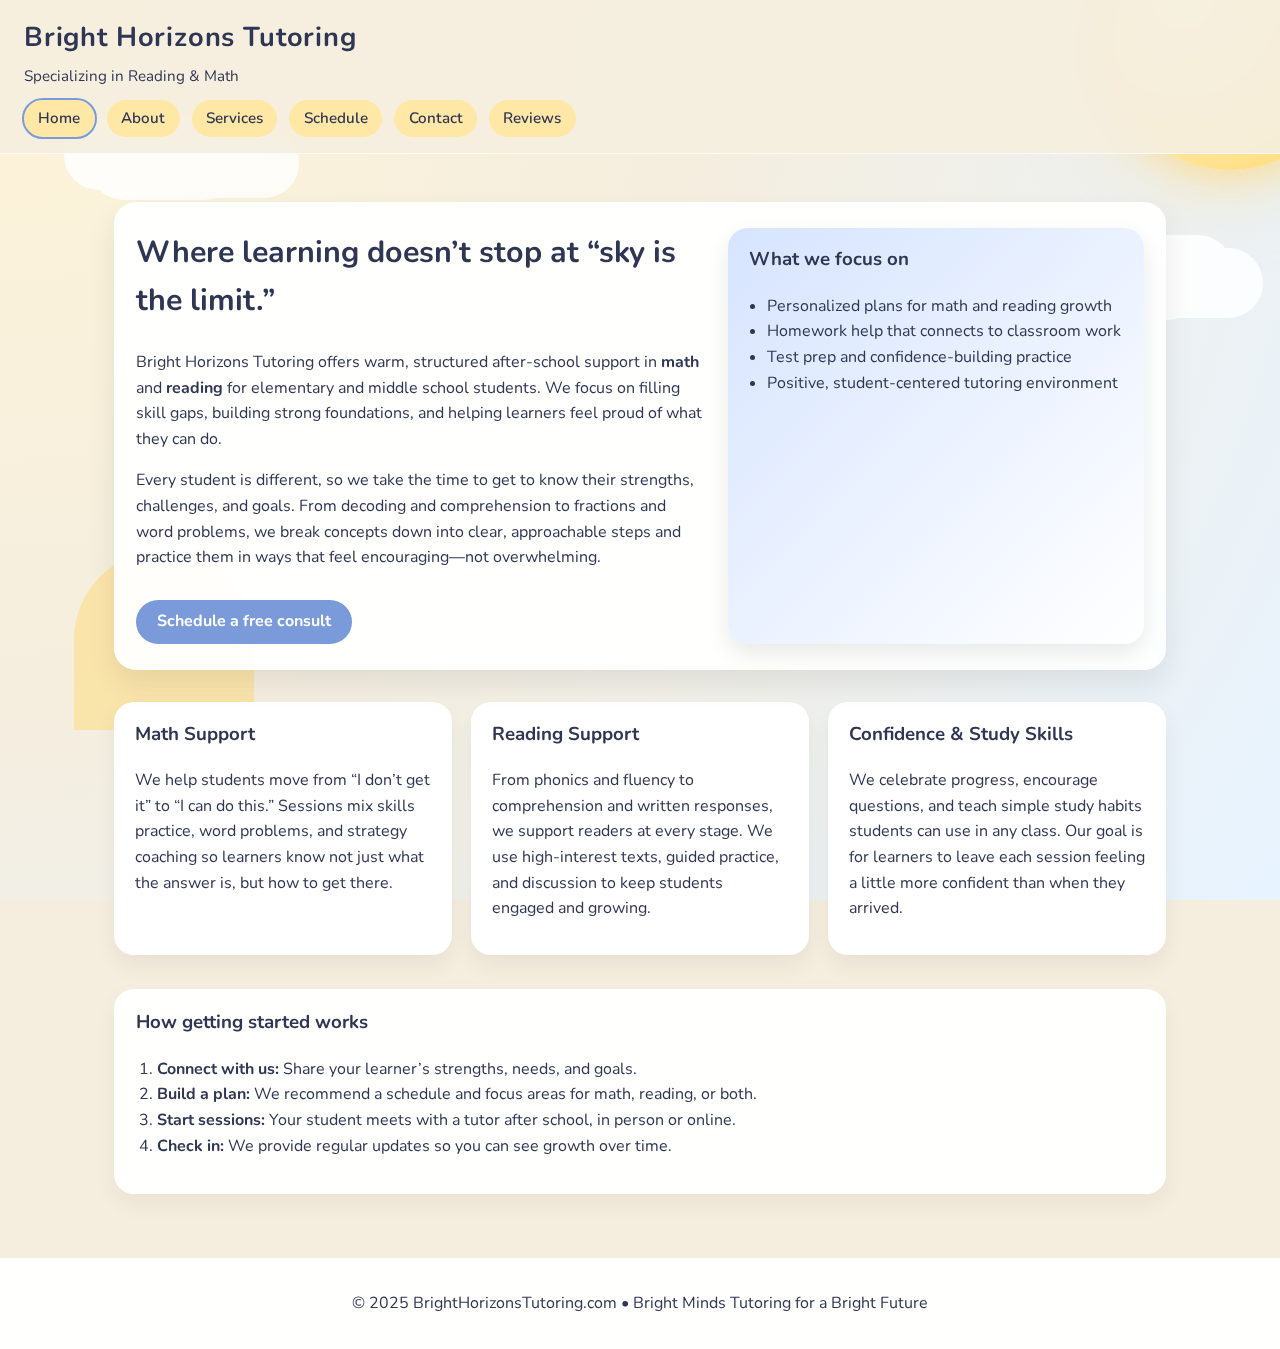
<file: index.html>
<!DOCTYPE html>
<html lang="en">
<head>
  <meta charset="UTF-8" />
  <meta name="viewport" content="width=device-width, initial-scale=1" />
  <title>Bright Horizons Tutoring | Home</title>

  <link rel="preconnect" href="https://fonts.googleapis.com">
  <link rel="preconnect" href="https://fonts.gstatic.com" crossorigin>
  <link href="https://fonts.googleapis.com/css2?family=Nunito:wght@400;600;700&display=swap" rel="stylesheet">
  <link rel="stylesheet" href="css/styles.css" />
</head>
<body>
  <div class="sky-background">
    <div class="sun"></div>
    <div class="cloud cloud-1"></div>
    <div class="cloud cloud-2"></div>
    <div class="cloud cloud-3"></div>
  </div>

  <header class="site-header">
    <div class="brand">
      <h1>Bright Horizons Tutoring</h1>
      <p>Specializing in Reading &amp; Math</p>
    </div>
    <nav class="topnav">
      <a href="index.html" aria-current="page">Home</a>
      <a href="about.html">About</a>
      <a href="services.html">Services</a>
      <a href="schedule.html">Schedule</a>
      <a href="contact.html">Contact</a>
      <a href="reviews.html">Reviews</a>
    </nav>
  </header>

  <main class="container">
    <section class="hero">
      <div class="hero-text">
        <h2>Where learning doesn’t stop at “sky is the limit.”</h2>
        <p>
          Bright Horizons Tutoring offers warm, structured after-school support in 
          <strong>math</strong> and <strong>reading</strong> for elementary and middle school students. 
          We focus on filling skill gaps, building strong foundations, and helping learners feel proud of what 
          they can do.
        </p>
        <p>
          Every student is different, so we take the time to get to know their strengths, challenges, and goals. 
          From decoding and comprehension to fractions and word problems, we break concepts down into clear, 
          approachable steps and practice them in ways that feel encouraging—not overwhelming.
        </p>
        <a class="cta" href="contact.html">Schedule a free consult</a>
      </div>

      <div class="hero-card">
        <h3>What we focus on</h3>
      
        <ul>
          <li>Personalized plans for math and reading growth</li>
          <li>Homework help that connects to classroom work</li>
          <li>Test prep and confidence-building practice</li>
          <li>Positive, student-centered tutoring environment</li>
        </ul>
      </div>
      
      </div>
    </section>

    <section class="info-grid">
      <article class="card">
        <h3>Math Support</h3>
        <p>
          We help students move from “I don’t get it” to “I can do this.” Sessions mix skills practice, 
          word problems, and strategy coaching so learners know not just what the answer is, but how to get there.
        </p>
      </article>

      <article class="card">
        <h3>Reading Support</h3>
        <p>
          From phonics and fluency to comprehension and written responses, we support readers at every stage. 
          We use high-interest texts, guided practice, and discussion to keep students engaged and growing.
        </p>
      </article>

      <article class="card">
        <h3>Confidence &amp; Study Skills</h3>
        <p>
          We celebrate progress, encourage questions, and teach simple study habits students can use in any class. 
          Our goal is for learners to leave each session feeling a little more confident than when they arrived.
        </p>
      </article>
    </section>

    <section class="strip">
      <h3>How getting started works</h3>
      <ol>
        <li><strong>Connect with us:</strong> Share your learner’s strengths, needs, and goals.</li>
        <li><strong>Build a plan:</strong> We recommend a schedule and focus areas for math, reading, or both.</li>
        <li><strong>Start sessions:</strong> Your student meets with a tutor after school, in person or online.</li>
        <li><strong>Check in:</strong> We provide regular updates so you can see growth over time.</li>
      </ol>
    </section>
  </main>

  <footer class="site-footer">
    <p>&copy; 2025 BrightHorizonsTutoring.com • Bright Minds Tutoring for a Bright Future</p>
  </footer>
</body>
</html>
</file>
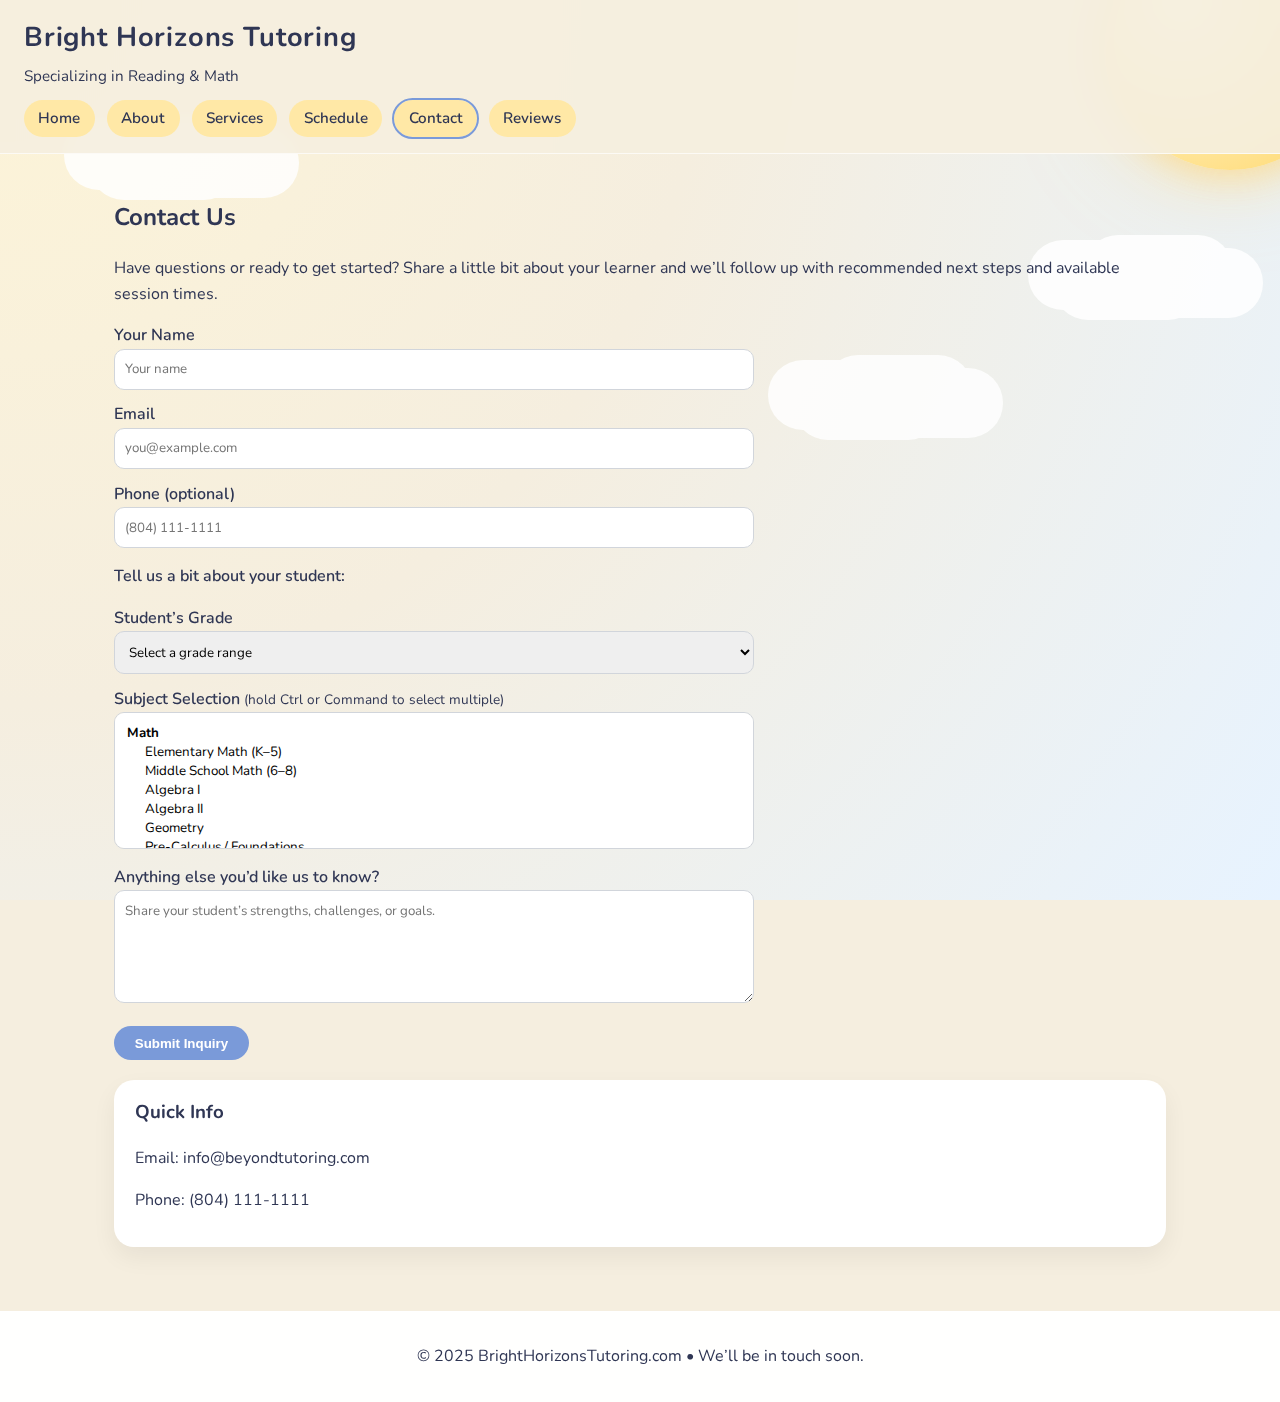
<file: contact.html>
<!DOCTYPE html>
<html lang="en">
<head>
  <meta charset="UTF-8" />
  <meta name="viewport" content="width=device-width, initial-scale=1" />
  <title>Contact | Bright Horizons Tutoring</title>

  <link rel="preconnect" href="https://fonts.googleapis.com">
  <link rel="preconnect" href="https://fonts.gstatic.com" crossorigin>
  <link href="https://fonts.googleapis.com/css2?family=Nunito:wght@400;600;700&display=swap" rel="stylesheet">
  <link rel="stylesheet" href="css/styles.css" />
</head>
<body>
  <div class="sky-background">
    <div class="sun"></div>
    <div class="cloud cloud-1"></div>
    <div class="cloud cloud-2"></div>
    <div class="cloud cloud-3"></div>
  </div>

  <header class="site-header">
    <div class="brand">
      <h1>Bright Horizons Tutoring</h1>
      <p>Specializing in Reading &amp; Math</p>
    </div>
    <nav class="topnav">
      <a href="index.html">Home</a>
      <a href="about.html">About</a>
      <a href="services.html">Services</a>
      <a href="schedule.html">Schedule</a>
      <a href="contact.html" aria-current="page">Contact</a>
      <a href="reviews.html">Reviews</a>
    </nav>
  </header>

  <main class="container">
    <h2>Contact Us</h2>
    <p>
      Have questions or ready to get started? Share a little bit about your learner and we’ll follow up
      with recommended next steps and available session times.
    </p>

    <form class="form" onsubmit="event.preventDefault(); alert('Thanks! We will reply shortly.');">
      <label for="name">Your Name</label>
      <input id="name" name="name" type="text" placeholder="Your name" required />

      <label for="email">Email</label>
      <input id="email" name="email" type="email" placeholder="you@example.com" required />

      <label for="phone">Phone (optional)</label>
      <input id="phone" name="phone" type="tel" placeholder="(804) 111-1111" />

      <p style="margin-top:1rem; font-weight:600;">
        Tell us a bit about your student:
      </p>

      <label for="grade">Student’s Grade</label>
      <select id="grade" name="grade" required>
        <option value="" disabled selected>Select a grade range</option>
        <option value="K-1">Kindergarten–1st</option>
        <option value="2-3">2nd–3rd</option>
        <option value="4-5">4th–5th</option>
        <option value="6-8">6th–8th</option>
        <option value="9-12">9th–12th</option>
      </select>

      <label for="subjects">Subject Selection 
        <span style="font-weight:400; font-size:0.85rem;">
          (hold Ctrl or Command to select multiple)
        </span>
      </label>
      <select id="subjects" name="subjects[]" multiple size="6" required>
        <optgroup label="Math">
          <option value="elem-math">Elementary Math (K–5)</option>
          <option value="middle-math">Middle School Math (6–8)</option>
          <option value="algebra1">Algebra I</option>
          <option value="algebra2">Algebra II</option>
          <option value="geometry">Geometry</option>
          <option value="precalc">Pre-Calculus / Foundations</option>
        </optgroup>
        <optgroup label="Reading">
          <option value="early-reading">Early Reading &amp; Phonics</option>
          <option value="growing-reading">Growing Readers (Comprehension &amp; Fluency)</option>
          <option value="ms-hs-reading">Middle &amp; High School Reading / Writing</option>
        </optgroup>
      </select>

      <label for="message">Anything else you’d like us to know?</label>
      <textarea id="message" name="message" rows="5" placeholder="Share your student’s strengths, challenges, or goals." required></textarea>

      <button class="cta" type="submit">Submit Inquiry</button>
    </form>

    <aside class="card" style="margin-top:1.25rem;">
      <h3>Quick Info</h3>
      <p>Email: info@beyondtutoring.com</p>
      <p>Phone: (804) 111-1111</p>
    </aside>
  </main>

  <footer class="site-footer">
    <p>&copy; 2025 BrightHorizonsTutoring.com • We’ll be in touch soon.</p>
  </footer>
</body>
</html>
</file>
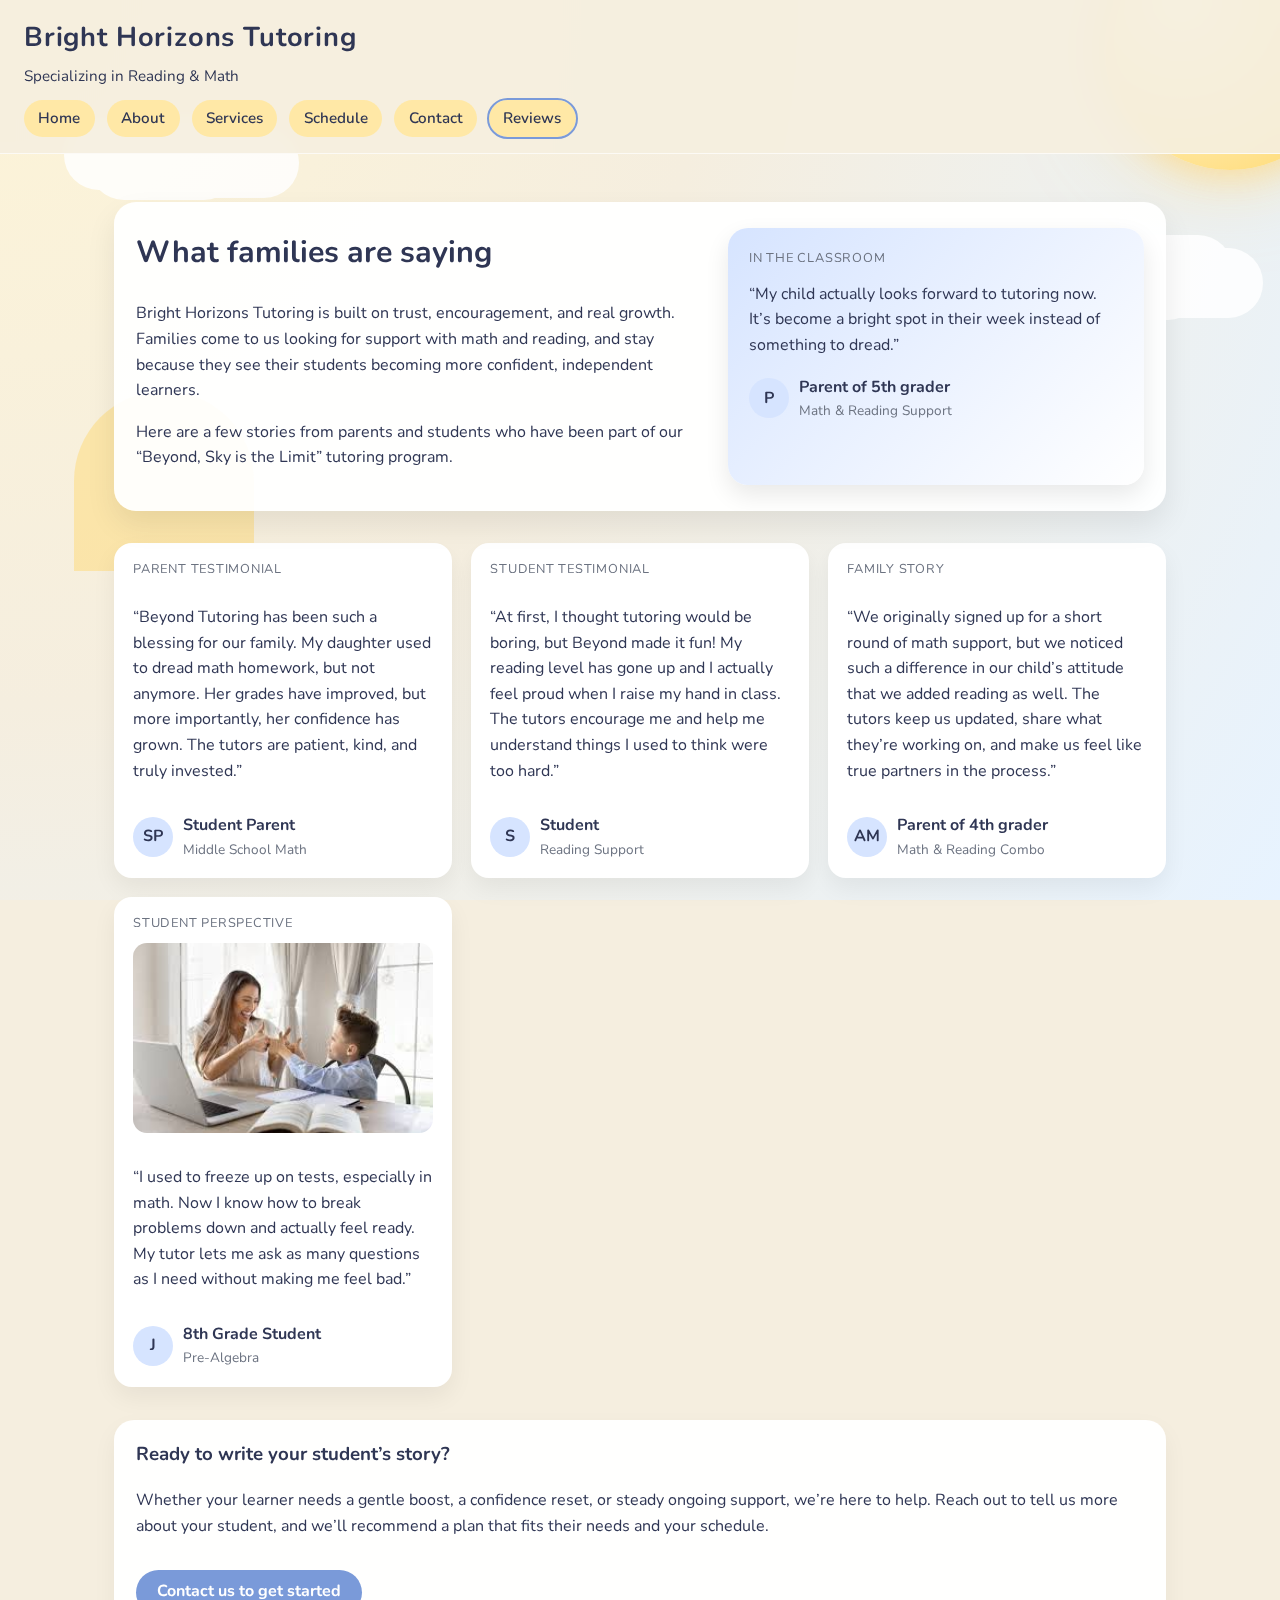
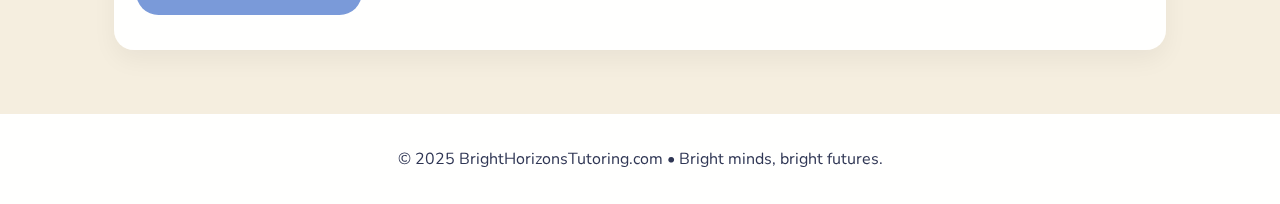
<file: reviews.html>
<!DOCTYPE html>
<html lang="en">
<head>
  <meta charset="UTF-8" />
  <meta name="viewport" content="width=device-width, initial-scale=1" />
  <title>Reviews | Bright Horizons Tutoring</title>

  <link rel="preconnect" href="https://fonts.googleapis.com">
  <link rel="preconnect" href="https://fonts.gstatic.com" crossorigin>
  <link href="https://fonts.googleapis.com/css2?family=Nunito:wght@400;600;700&display=swap" rel="stylesheet">
  <link rel="stylesheet" href="css/styles.css" />
</head>
<body>
  <div class="sky-background">
    <div class="sun"></div>
    <div class="cloud cloud-1"></div>
    <div class="cloud cloud-2"></div>
    <div class="cloud cloud-3"></div>
  </div>

  <header class="site-header">
    <div class="brand">
      <h1>Bright Horizons Tutoring</h1>
      <p>Specializing in Reading &amp; Math</p>
    </div>
    <nav class="topnav">
      <a href="index.html">Home</a>
      <a href="about.html">About</a>
      <a href="services.html">Services</a>
      <a href="schedule.html">Schedule</a>
      <a href="contact.html">Contact</a>
      <a href="reviews.html" aria-current="page">Reviews</a>
    </nav>
  </header>

  <main class="container">
    <!-- Hero with image + intro -->
    <section class="hero">
      <div class="hero-text">
        <h2>What families are saying</h2>
        <p>
          Bright Horizons Tutoring is built on trust, encouragement, and real growth. 
          Families come to us looking for support with math and reading, and stay because 
          they see their students becoming more confident, independent learners.
        </p>
        <p>
          Here are a few stories from parents and students who have been part of our 
          “Beyond, Sky is the Limit” tutoring program.
        </p>
      </div>
      <div class="hero-visual">
        <div class="hero-card">
          <span class="review-tag">In the classroom</span>
          <p style="margin-top:0.7rem;">
            “My child actually looks forward to tutoring now. It’s become a bright spot 
            in their week instead of something to dread.”
          </p>
          <div class="review-meta">
            <div class="review-avatar">P</div>
            <div>
              <strong>Parent of 5th grader</strong>
              <div class="review-role">Math &amp; Reading Support</div>
            </div>
          </div>
        </div>
      </div>
    </section>

    <!-- Reviews grid -->
    <section class="reviews-grid">
      <!-- Parent review from brochure -->
      <article class="review-card">
        <span class="review-tag">Parent Testimonial</span>
        <p>
          “Beyond Tutoring has been such a blessing for our family. My daughter used to dread 
          math homework, but not anymore. Her grades have improved, but more importantly, 
          her confidence has grown. The tutors are patient, kind, and truly invested.”
        </p>
        <div class="review-meta">
          <div class="review-avatar">SP</div>
          <div>
            <strong>Student Parent</strong>
            <div class="review-role">Middle School Math</div>
          </div>
        </div>
      </article>

      <!-- Student review from brochure -->
      <article class="review-card">
        <span class="review-tag">Student Testimonial</span>
        
        <p>
          “At first, I thought tutoring would be boring, but Beyond made it fun! My reading level 
          has gone up and I actually feel proud when I raise my hand in class. The tutors encourage 
          me and help me understand things I used to think were too hard.”
        </p>
        <div class="review-meta">
          <div class="review-avatar">S</div>
          <div>
            <strong>Student</strong>
            <div class="review-role">Reading Support</div>
          </div>
        </div>
      </article>

      <!-- FAMILY STORY SECTION -->
      <article class="review-card">
        <span class="review-tag">Family Story</span>
        <p>
          “We originally signed up for a short round of math support, but we noticed such a difference 
          in our child’s attitude that we added reading as well. The tutors keep us updated, share what 
          they’re working on, and make us feel like true partners in the process.”
        </p>
        <div class="review-meta">
          <div class="review-avatar">AM</div>
          <div>
            <strong>Parent of 4th grader</strong>
            <div class="review-role">Math &amp; Reading Combo</div>
          </div>
        </div>
      </article>

      <!-- Additional student review with another image -->
      <article class="review-card">
        <span class="review-tag">Student Perspective</span>
        <img
          src="[data-uri]"
          alt="Student smiling while studying"
          class="review-photo"
        />
        <p>
          “I used to freeze up on tests, especially in math. Now I know how to break problems down and 
          actually feel ready. My tutor lets me ask as many questions as I need without making me feel bad.”
        </p>
        <div class="review-meta">
          <div class="review-avatar">J</div>
          <div>
            <strong>8th Grade Student</strong>
            <div class="review-role">Pre-Algebra</div>
          </div>
        </div>
      </article>
    </section>

    <!-- CTA strip -->
    <section class="strip">
      <h3>Ready to write your student’s story?</h3>
      <p>
        Whether your learner needs a gentle boost, a confidence reset, or steady ongoing support, 
        we’re here to help. Reach out to tell us more about your student, and we’ll recommend a plan 
        that fits their needs and your schedule.
      </p>
      <p>
        <a class="cta" href="contact.html">Contact us to get started</a>
      </p>
    </section>
  </main>

  <footer class="site-footer">
    <p>&copy; 2025 BrightHorizonsTutoring.com • Bright minds, bright futures.</p>
  </footer>
</body>
</html>
</file>
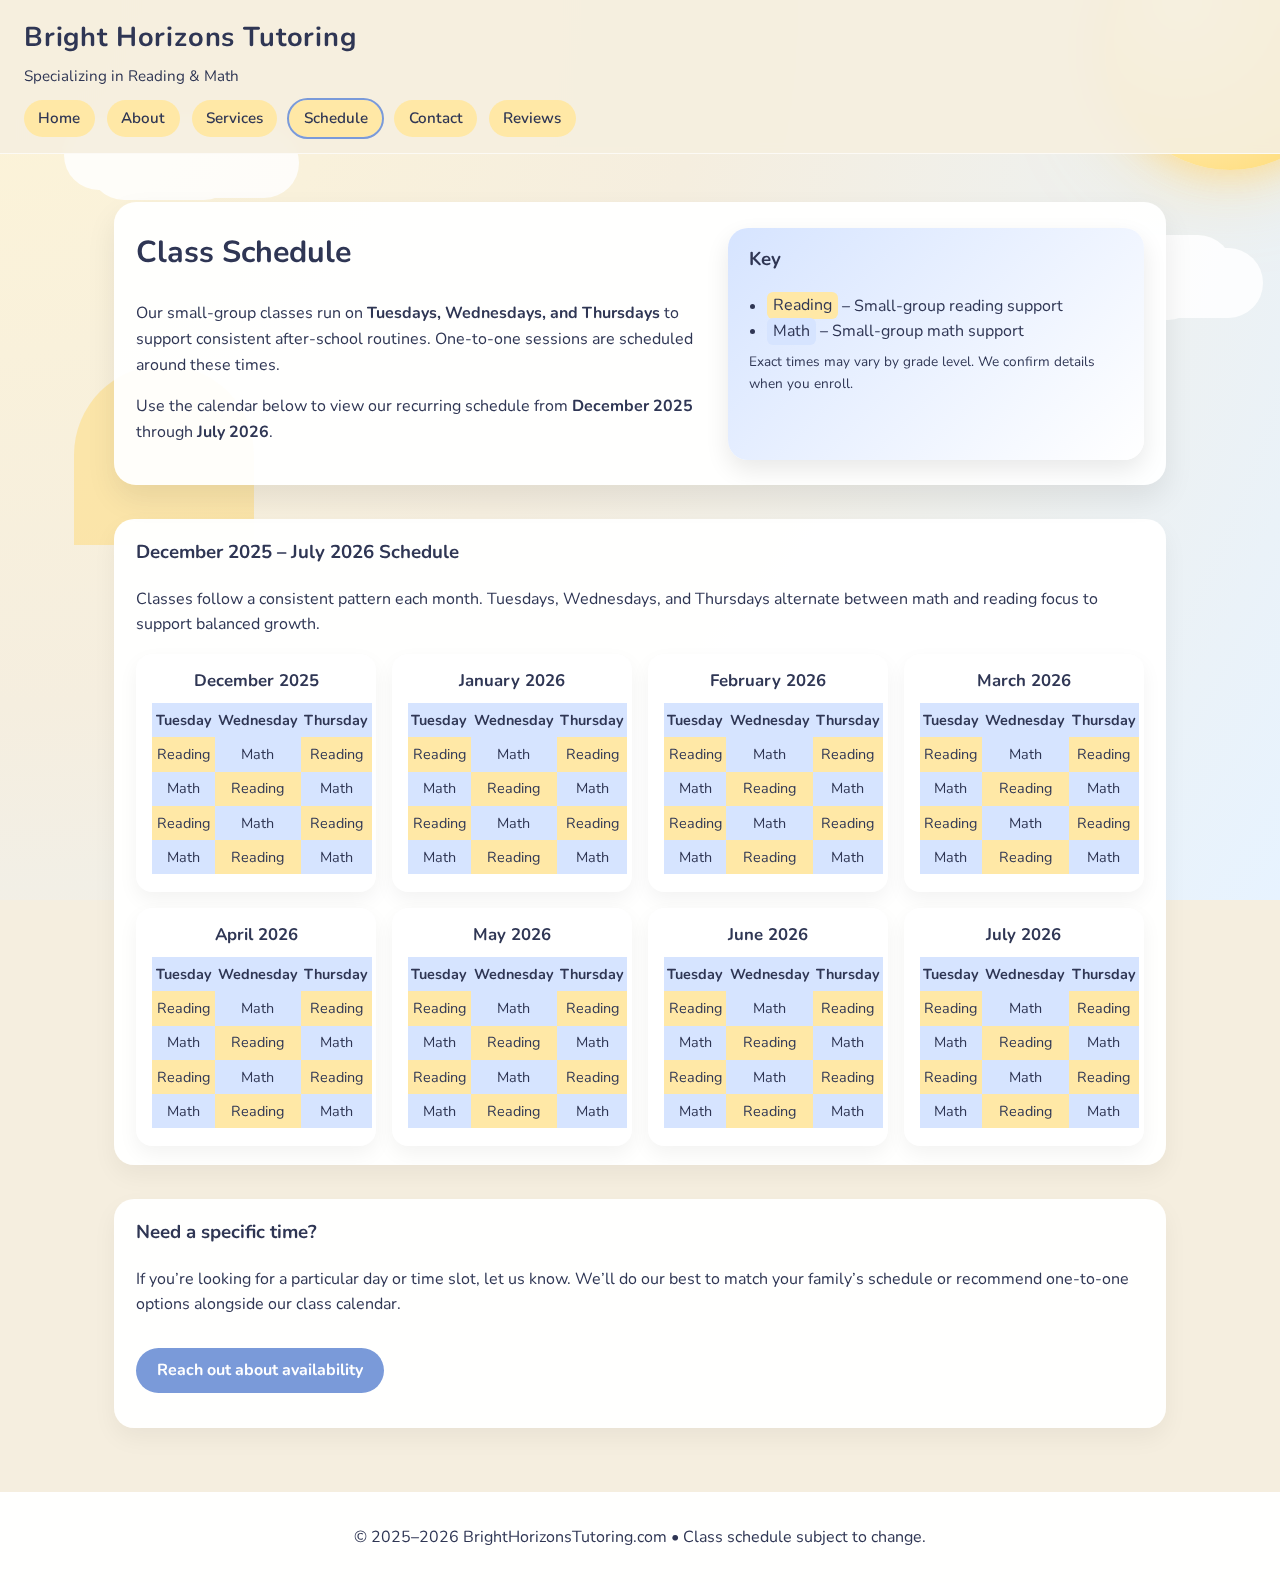
<file: schedule.html>
<!DOCTYPE html>
<html lang="en">
<head>
  <meta charset="UTF-8" />
  <meta name="viewport" content="width=device-width, initial-scale=1" />
  <title>Schedule | Bright Horizons Tutoring</title>

  <link rel="preconnect" href="https://fonts.googleapis.com">
  <link rel="preconnect" href="https://fonts.gstatic.com" crossorigin>
  <link href="https://fonts.googleapis.com/css2?family=Nunito:wght@400;600;700&display=swap" rel="stylesheet">
  <link rel="stylesheet" href="css/styles.css" />
</head>
<body>
  <div class="sky-background">
    <div class="sun"></div>
    <div class="cloud cloud-1"></div>
    <div class="cloud cloud-2"></div>
    <div class="cloud cloud-3"></div>
  </div>

  <header class="site-header">
    <div class="brand">
      <h1>Bright Horizons Tutoring</h1>
      <p>Specializing in Reading &amp; Math</p>
    </div>
    <nav class="topnav">
      <a href="index.html">Home</a>
      <a href="about.html">About</a>
      <a href="services.html">Services</a>
      <a href="schedule.html" aria-current="page">Schedule</a>
      <a href="contact.html">Contact</a>
      <a href="reviews.html">Reviews</a>
    </nav>
  </header>

  <main class="container">
    <section class="hero">
      <div class="hero-text">
        <h2>Class Schedule</h2>
        <p>
          Our small-group classes run on <strong>Tuesdays, Wednesdays, and Thursdays</strong> to support 
          consistent after-school routines. One-to-one sessions are scheduled around these times.
        </p>
        <p>
          Use the calendar below to view our recurring schedule from 
          <strong>December 2025</strong> through <strong>July 2026</strong>.
        </p>
      </div>
      <div class="hero-visual">
        <div class="hero-card">
          <h3>Key</h3>
          <ul>
            <li><span style="background:#ffe8a6; padding:0.15rem 0.4rem; border-radius:6px;">Reading</span> – Small-group reading support</li>
            <li><span style="background:#d6e4ff; padding:0.15rem 0.4rem; border-radius:6px;">Math</span> – Small-group math support</li>
          </ul>
          <p style="font-size:0.85rem; margin-top:0.4rem;">
            Exact times may vary by grade level. We confirm details when you enroll.
          </p>
        </div>
      </div>
    </section>

    <section class="strip">
      <h3>December 2025 – July 2026 Schedule</h3>
      <p style="margin-bottom:0.75rem;">
        Classes follow a consistent pattern each month. Tuesdays, Wednesdays, and Thursdays alternate between 
        math and reading focus to support balanced growth.
      </p>

      <div class="calendar-grid">
        <!-- December 2025 -->
        <div class="month-card">
          <h4>December 2025</h4>
          <table>
            <thead>
              <tr>
                <th>Tuesday</th>
                <th>Wednesday</th>
                <th>Thursday</th>
              </tr>
            </thead>
            <tbody>
              <tr>
                <td class="reading-slot">Reading</td>
                <td class="math-slot">Math</td>
                <td class="reading-slot">Reading</td>
              </tr>
              <tr>
                <td class="math-slot">Math</td>
                <td class="reading-slot">Reading</td>
                <td class="math-slot">Math</td>
              </tr>
              <tr>
                <td class="reading-slot">Reading</td>
                <td class="math-slot">Math</td>
                <td class="reading-slot">Reading</td>
              </tr>
              <tr>
                <td class="math-slot">Math</td>
                <td class="reading-slot">Reading</td>
                <td class="math-slot">Math</td>
              </tr>
            </tbody>
          </table>
        </div>

        <!-- January 2026 -->
        <div class="month-card">
          <h4>January 2026</h4>
          <table>
            <thead>
              <tr>
                <th>Tuesday</th>
                <th>Wednesday</th>
                <th>Thursday</th>
              </tr>
            </thead>
            <tbody>
              <tr>
                <td class="reading-slot">Reading</td>
                <td class="math-slot">Math</td>
                <td class="reading-slot">Reading</td>
              </tr>
              <tr>
                <td class="math-slot">Math</td>
                <td class="reading-slot">Reading</td>
                <td class="math-slot">Math</td>
              </tr>
              <tr>
                <td class="reading-slot">Reading</td>
                <td class="math-slot">Math</td>
                <td class="reading-slot">Reading</td>
              </tr>
              <tr>
                <td class="math-slot">Math</td>
                <td class="reading-slot">Reading</td>
                <td class="math-slot">Math</td>
              </tr>
            </tbody>
          </table>
        </div>

        <!-- February 2026 -->
        <div class="month-card">
          <h4>February 2026</h4>
          <table>
            <thead>
              <tr>
                <th>Tuesday</th>
                <th>Wednesday</th>
                <th>Thursday</th>
              </tr>
            </thead>
            <tbody>
              <tr>
                <td class="reading-slot">Reading</td>
                <td class="math-slot">Math</td>
                <td class="reading-slot">Reading</td>
              </tr>
              <tr>
                <td class="math-slot">Math</td>
                <td class="reading-slot">Reading</td>
                <td class="math-slot">Math</td>
              </tr>
              <tr>
                <td class="reading-slot">Reading</td>
                <td class="math-slot">Math</td>
                <td class="reading-slot">Reading</td>
              </tr>
              <tr>
                <td class="math-slot">Math</td>
                <td class="reading-slot">Reading</td>
                <td class="math-slot">Math</td>
              </tr>
            </tbody>
          </table>
        </div>

        <!-- March 2026 -->
        <div class="month-card">
          <h4>March 2026</h4>
          <table>
            <thead>
              <tr>
                <th>Tuesday</th>
                <th>Wednesday</th>
                <th>Thursday</th>
              </tr>
            </thead>
            <tbody>
              <tr>
                <td class="reading-slot">Reading</td>
                <td class="math-slot">Math</td>
                <td class="reading-slot">Reading</td>
              </tr>
              <tr>
                <td class="math-slot">Math</td>
                <td class="reading-slot">Reading</td>
                <td class="math-slot">Math</td>
              </tr>
              <tr>
                <td class="reading-slot">Reading</td>
                <td class="math-slot">Math</td>
                <td class="reading-slot">Reading</td>
              </tr>
              <tr>
                <td class="math-slot">Math</td>
                <td class="reading-slot">Reading</td>
                <td class="math-slot">Math</td>
              </tr>
            </tbody>
          </table>
        </div>

        <!-- April 2026 -->
        <div class="month-card">
          <h4>April 2026</h4>
          <table>
            <thead>
              <tr>
                <th>Tuesday</th>
                <th>Wednesday</th>
                <th>Thursday</th>
              </tr>
            </thead>
            <tbody>
              <tr>
                <td class="reading-slot">Reading</td>
                <td class="math-slot">Math</td>
                <td class="reading-slot">Reading</td>
              </tr>
              <tr>
                <td class="math-slot">Math</td>
                <td class="reading-slot">Reading</td>
                <td class="math-slot">Math</td>
              </tr>
              <tr>
                <td class="reading-slot">Reading</td>
                <td class="math-slot">Math</td>
                <td class="reading-slot">Reading</td>
              </tr>
              <tr>
                <td class="math-slot">Math</td>
                <td class="reading-slot">Reading</td>
                <td class="math-slot">Math</td>
              </tr>
            </tbody>
          </table>
        </div>

        <!-- May 2026 -->
        <div class="month-card">
          <h4>May 2026</h4>
          <table>
            <thead>
              <tr>
                <th>Tuesday</th>
                <th>Wednesday</th>
                <th>Thursday</th>
              </tr>
            </thead>
            <tbody>
              <tr>
                <td class="reading-slot">Reading</td>
                <td class="math-slot">Math</td>
                <td class="reading-slot">Reading</td>
              </tr>
              <tr>
                <td class="math-slot">Math</td>
                <td class="reading-slot">Reading</td>
                <td class="math-slot">Math</td>
              </tr>
              <tr>
                <td class="reading-slot">Reading</td>
                <td class="math-slot">Math</td>
                <td class="reading-slot">Reading</td>
              </tr>
              <tr>
                <td class="math-slot">Math</td>
                <td class="reading-slot">Reading</td>
                <td class="math-slot">Math</td>
              </tr>
            </tbody>
          </table>
        </div>

        <!-- June 2026 -->
        <div class="month-card">
          <h4>June 2026</h4>
          <table>
            <thead>
              <tr>
                <th>Tuesday</th>
                <th>Wednesday</th>
                <th>Thursday</th>
              </tr>
            </thead>
            <tbody>
              <tr>
                <td class="reading-slot">Reading</td>
                <td class="math-slot">Math</td>
                <td class="reading-slot">Reading</td>
              </tr>
              <tr>
                <td class="math-slot">Math</td>
                <td class="reading-slot">Reading</td>
                <td class="math-slot">Math</td>
              </tr>
              <tr>
                <td class="reading-slot">Reading</td>
                <td class="math-slot">Math</td>
                <td class="reading-slot">Reading</td>
              </tr>
              <tr>
                <td class="math-slot">Math</td>
                <td class="reading-slot">Reading</td>
                <td class="math-slot">Math</td>
              </tr>
            </tbody>
          </table>
        </div>

        <!-- July 2026 -->
        <div class="month-card">
          <h4>July 2026</h4>
          <table>
            <thead>
              <tr>
                <th>Tuesday</th>
                <th>Wednesday</th>
                <th>Thursday</th>
              </tr>
            </thead>
            <tbody>
              <tr>
                <td class="reading-slot">Reading</td>
                <td class="math-slot">Math</td>
                <td class="reading-slot">Reading</td>
              </tr>
              <tr>
                <td class="math-slot">Math</td>
                <td class="reading-slot">Reading</td>
                <td class="math-slot">Math</td>
              </tr>
              <tr>
                <td class="reading-slot">Reading</td>
                <td class="math-slot">Math</td>
                <td class="reading-slot">Reading</td>
              </tr>
              <tr>
                <td class="math-slot">Math</td>
                <td class="reading-slot">Reading</td>
                <td class="math-slot">Math</td>
              </tr>
            </tbody>
          </table>
        </div>

      </div>
    </section>

    <section class="strip">
      <h3>Need a specific time?</h3>
      <p>
        If you’re looking for a particular day or time slot, let us know. We’ll do our best to match your 
        family’s schedule or recommend one-to-one options alongside our class calendar.
      </p>
      <p>
        <a class="cta" href="contact.html">Reach out about availability</a>
      </p>
    </section>
  </main>

  <footer class="site-footer">
    <p>&copy; 2025–2026 BrightHorizonsTutoring.com • Class schedule subject to change.</p>
  </footer>
</body>
</html>
</file>
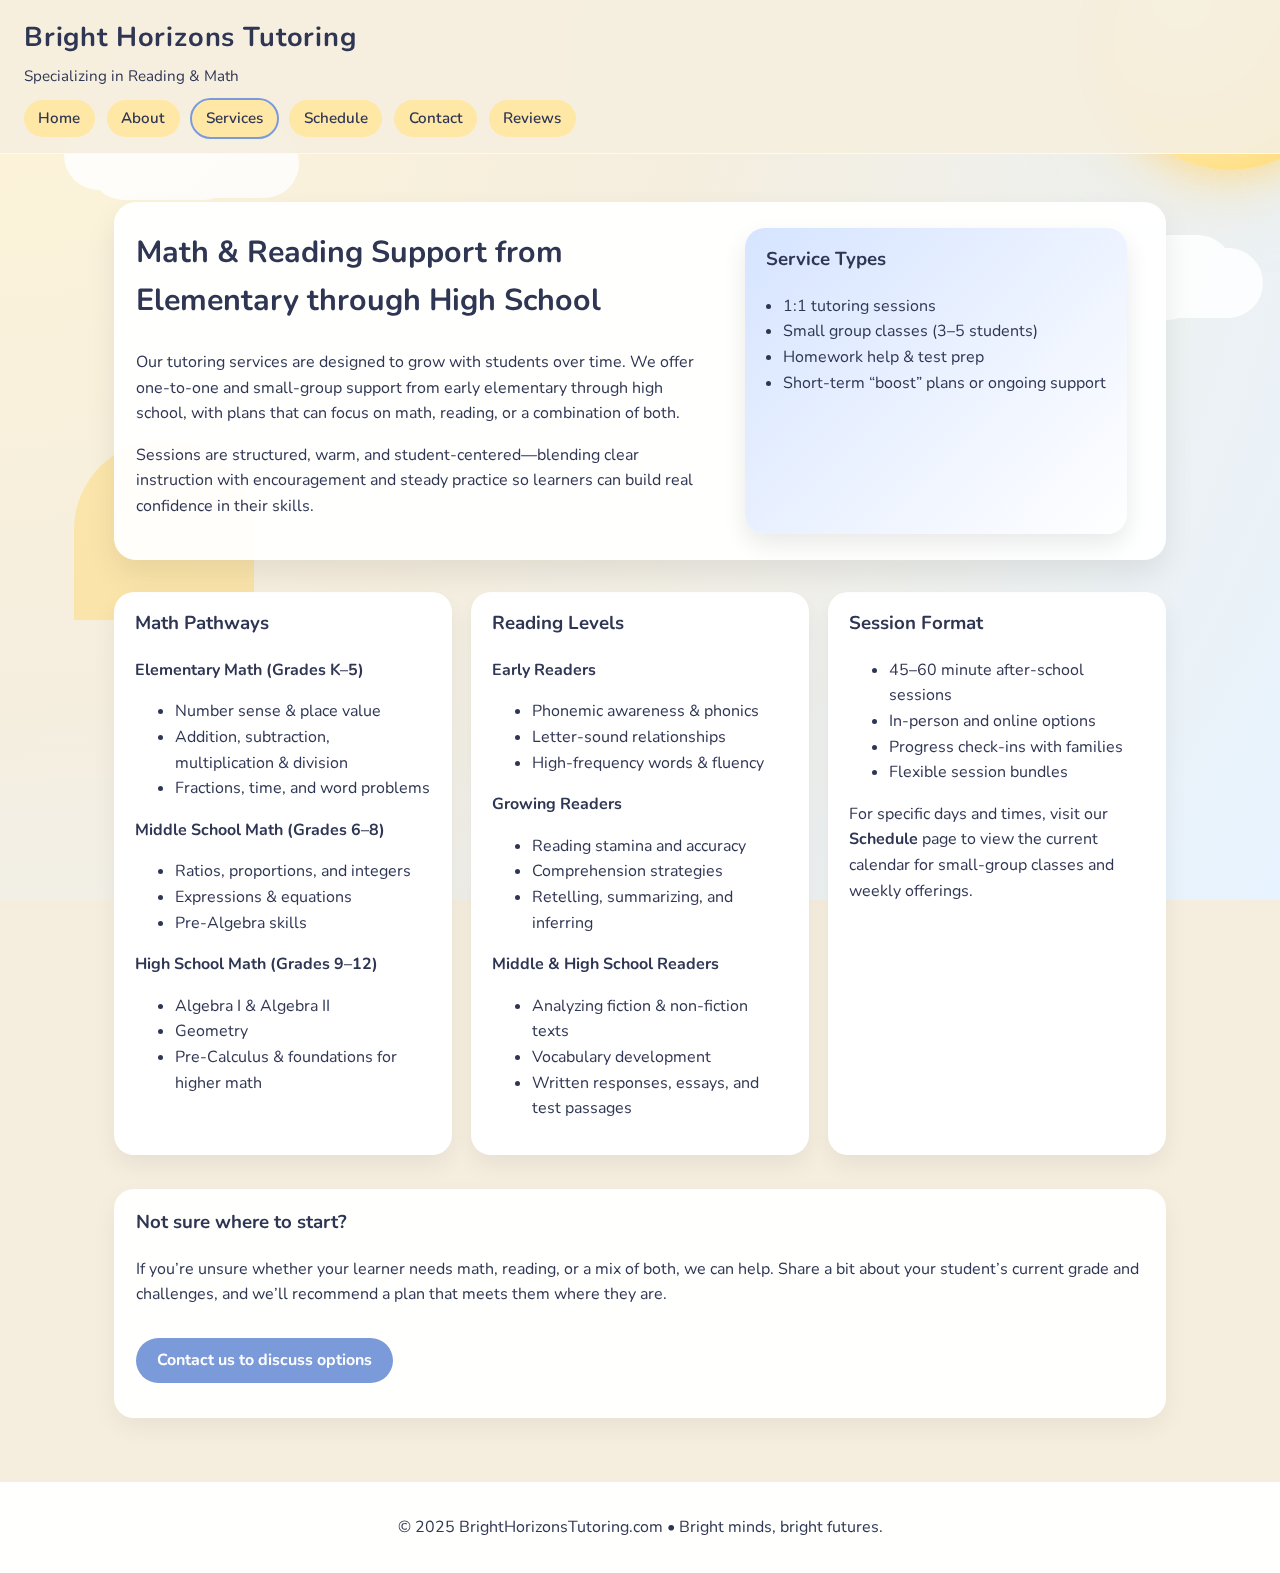
<file: services.html>
<!DOCTYPE html>
<html lang="en">
<head>
  <meta charset="UTF-8" />
  <meta name="viewport" content="width=device-width, initial-scale=1" />
  <title>Services | Bright Horizons Tutoring</title>

  <link rel="preconnect" href="https://fonts.googleapis.com">
  <link rel="preconnect" href="https://fonts.gstatic.com" crossorigin>
  <link href="https://fonts.googleapis.com/css2?family=Nunito:wght@400;600;700&display=swap" rel="stylesheet">
  <link rel="stylesheet" href="css/styles.css" />
</head>
<body>
  <div class="sky-background">
    <div class="sun"></div>
    <div class="cloud cloud-1"></div>
    <div class="cloud cloud-2"></div>
    <div class="cloud cloud-3"></div>
  </div>

  <header class="site-header">
    <div class="brand">
      <h1>Bright Horizons Tutoring</h1>
      <p>Specializing in Reading &amp; Math</p>
    </div>
    <nav class="topnav">
      <a href="index.html">Home</a>
      <a href="about.html">About</a>
      <a href="services.html" aria-current="page">Services</a>
      <a href="schedule.html">Schedule</a>
      <a href="contact.html">Contact</a>
      <a href="reviews.html">Reviews</a>
    </nav>
  </header>

  <main class="container">
    <section class="hero">
      <div class="hero-text">
        <h2>Math &amp; Reading Support from Elementary through High School</h2>
        <p>
          Our tutoring services are designed to grow with students over time. We offer one-to-one and small-group
          support from early elementary through high school, with plans that can focus on math, reading,
          or a combination of both.
        </p>
        <p>
          Sessions are structured, warm, and student-centered—blending clear instruction with encouragement and 
          steady practice so learners can build real confidence in their skills.
        </p>
      </div>
      <div class="hero-visual">
        <div class="hero-card">
          <h3>Service Types</h3>
          <ul>
            <li>1:1 tutoring sessions</li>
            <li>Small group classes (3–5 students)</li>
            <li>Homework help &amp; test prep</li>
            <li>Short-term “boost” plans or ongoing support</li>
          </ul>
        </div>
      </div>
    </section>

    <!-- Math & Reading Levels -->
    <section class="info-grid">
      <article class="card">
        <h3>Math Pathways</h3>
        <p><strong>Elementary Math (Grades K–5)</strong></p>
        <ul>
          <li>Number sense &amp; place value</li>
          <li>Addition, subtraction, multiplication &amp; division</li>
          <li>Fractions, time, and word problems</li>
        </ul>
        <p><strong>Middle School Math (Grades 6–8)</strong></p>
        <ul>
          <li>Ratios, proportions, and integers</li>
          <li>Expressions &amp; equations</li>
          <li>Pre-Algebra skills</li>
        </ul>
        <p><strong>High School Math (Grades 9–12)</strong></p>
        <ul>
          <li>Algebra I &amp; Algebra II</li>
          <li>Geometry</li>
          <li>Pre-Calculus &amp; foundations for higher math</li>
        </ul>
      </article>

      <article class="card">
        <h3>Reading Levels</h3>
        <p><strong>Early Readers</strong></p>
        <ul>
          <li>Phonemic awareness &amp; phonics</li>
          <li>Letter-sound relationships</li>
          <li>High-frequency words &amp; fluency</li>
        </ul>
        <p><strong>Growing Readers</strong></p>
        <ul>
          <li>Reading stamina and accuracy</li>
          <li>Comprehension strategies</li>
          <li>Retelling, summarizing, and inferring</li>
        </ul>
        <p><strong>Middle &amp; High School Readers</strong></p>
        <ul>
          <li>Analyzing fiction &amp; non-fiction texts</li>
          <li>Vocabulary development</li>
          <li>Written responses, essays, and test passages</li>
        </ul>
      </article>

      <article class="card">
        <h3>Session Format</h3>
        <ul>
          <li>45–60 minute after-school sessions</li>
          <li>In-person and online options</li>
          <li>Progress check-ins with families</li>
          <li>Flexible session bundles</li>
        </ul>
        <p style="margin-top:0.6rem;">
          For specific days and times, visit our <strong>Schedule</strong> page to view the current calendar for 
          small-group classes and weekly offerings.
        </p>
      </article>
    </section>

    <section class="strip">
      <h3>Not sure where to start?</h3>
      <p>
        If you’re unsure whether your learner needs math, reading, or a mix of both, we can help. Share a bit about 
        your student’s current grade and challenges, and we’ll recommend a plan that meets them where they are.
      </p>
      <p>
        <a class="cta" href="contact.html">Contact us to discuss options</a>
      </p>
    </section>
  </main>

  <footer class="site-footer">
    <p>&copy; 2025 BrightHorizonsTutoring.com • Bright minds, bright futures.</p>
  </footer>
</body>
</html>
</file>
<file: css/styles.css>
:root {
    --bg: #f5eedf;         /* warm cream */
    --yellow: #ffd76a;     /* sunny yellow */
    --yellow-soft: #ffe8a6;
    --blue: #7a9ad9;       /* muted blue */
    --blue-soft: #d6e4ff;
    --ink: #2f3654;        /* navy text */
    --card-bg: #ffffff;
  }
  
  * {
    box-sizing: border-box;
  }
  
  body {
    margin: 0;
    font-family: "Nunito", system-ui, -apple-system, BlinkMacSystemFont, "Segoe UI", sans-serif;
    color: var(--ink);
    line-height: 1.6;
    background: var(--bg);
  }
  
  /* ---------- GLOBAL LAYOUT ---------- */
  
  .site-header {
    background: rgba(245, 238, 223, 0.9);
    backdrop-filter: blur(6px);
    padding: 1rem 1.5rem;
    border-bottom: 1px solid rgba(255, 255, 255, 0.7);
  }
  
  .brand h1 {
    margin: 0;
    font-size: 1.7rem;
    letter-spacing: 0.03em;
  }
  
  .brand p {
    margin: 0.25rem 0 0;
    font-size: 0.95rem;
  }
  
  .topnav {
    margin-top: 0.75rem;
    display: flex;
    flex-wrap: wrap;
    gap: 0.75rem;
  }
  
  .topnav a {
    text-decoration: none;
    color: var(--ink);
    background: var(--yellow-soft);
    padding: 0.4rem 0.9rem;
    border-radius: 999px;
    font-weight: 600;
    font-size: 0.95rem;
    transition: background 0.2s, transform 0.15s, box-shadow 0.15s;
  }
  
  .topnav a:hover {
    background: var(--yellow);
    transform: translateY(-1px);
    box-shadow: 0 2px 6px rgba(0,0,0,0.12);
  }
  
  .topnav a[aria-current="page"] {
    outline: 2px solid var(--blue);
  }
  
  .container {
    padding: 1.5rem;
    max-width: 1100px;
    margin: 0 auto 2.5rem auto;
  }
  
  /* ---------- SKY + SUN + CLOUDS ---------- */
  
  .sky-background {
    position: fixed;
    inset: 0;
    background: radial-gradient(circle at top left, #fdf4d7 0, #f5eedf 45%, #e7f3ff 100%);
    z-index: -3;
  }
  
  /* sun disc in top right */
  .sun {
    position: absolute;
    top: -70px;
    right: -70px;
    width: 240px;
    height: 240px;
    background: radial-gradient(circle at 30% 30%, #fffbe3, #ffd76a);
    border-radius: 50%;
    box-shadow:
      0 0 40px rgba(255, 214, 120, 0.8),
      0 0 90px rgba(255, 214, 120, 0.5);
    z-index: -2;
  }
  
  /* simple fluffy clouds */
  .cloud {
    position: absolute;
    width: 150px;
    height: 70px;
    background: #ffffff;
    border-radius: 50px;
    opacity: 0.85;
    box-shadow:
      25px 10px 0 #ffffff,
      55px -5px 0 #ffffff,
      85px 8px 0 #ffffff;
    z-index: -2;
    animation: floatClouds 50s linear infinite;
  }
  
  .cloud-1 { top: 120px; left: 5%;  animation-delay: 0s; }
  .cloud-2 { top: 240px; right: 8%; animation-delay: 10s; }
  .cloud-3 { top: 360px; left: 60%; animation-delay: 20s; }
  
  @keyframes floatClouds {
    0%   { transform: translateX(0); }
    100% { transform: translateX(-35%); }
  }
  
  /* decorative dashed circles similar to brochure */
  
  .decor-circle {
    position: absolute;
    width: 140px;
    height: 140px;
    border-radius: 50%;
    border: 3px dashed rgba(122, 154, 217, 0.75);
    z-index: -1;
  }
  
  .decor-circle.small {
    width: 80px;
    height: 80px;
  }
  
  /* ---------- HERO & CARDS ---------- */
  
  .hero {
    margin-top: 1.5rem;
    padding: 1.6rem 1.4rem;
    border-radius: 22px;
    background: rgba(255, 255, 255, 0.95);
    display: grid;
    grid-template-columns: minmax(0, 1.5fr) minmax(0, 1.1fr);
    gap: 1.6rem;
    box-shadow: 0 14px 30px rgba(0,0,0,0.08);
    position: relative;
  }
  
  .hero::before {
    /* yellow curve on left-bottom like brochure */
    content: "";
    position: absolute;
    left: -40px;
    bottom: -60px;
    width: 180px;
    height: 180px;
    background: var(--yellow);
    border-radius: 70% 70% 0 0;
    opacity: 0.45;
    z-index: -1;
  }
  
  .hero-text h2 {
    margin-top: 0;
    font-size: 1.9rem;
  }
  
  .hero-text p {
    margin-bottom: 0.9rem;
  }
  
  .hero-visual {
    display: flex;
    align-items: stretch;
    justify-content: center;
  }
  
  .hero-card {
    background: linear-gradient(135deg, var(--blue-soft), #ffffff);
    border-radius: 20px;
    padding: 1.1rem 1.3rem;
    box-shadow: 0 10px 24px rgba(0,0,0,0.09);
  }

  
  .hero-card h3 {
    margin-top: 0;
  }
  
  .hero-card ul {
    padding-left: 1.1rem;
    margin: 0.5rem 0 0;
  }
  
  .cta {
    display: inline-block;
    margin-top: 0.9rem;
    background: var(--blue);
    color: #ffffff;
    padding: 0.6rem 1.3rem;
    border-radius: 999px;
    font-weight: 700;
    text-decoration: none;
    border: none;
    cursor: pointer;
  }
  

  /* ---------- ABOUT PAGE VARIATIONS ---------- */

.hero-about {
    align-items: flex-start;
  }
  
  .hero-about .hero-text h2 {
    font-size: 1.7rem;
  }
  
  .pill-tag {
    display: inline-block;
    padding: 0.25rem 0.75rem;
    border-radius: 999px;
    background: var(--yellow-soft);
    font-size: 0.8rem;
    text-transform: uppercase;
    letter-spacing: 0.08em;
    color: #6b7280;
    margin-bottom: 0.5rem;
  }
  
  .pill-small {
    background: var(--blue-soft);
  }
  
  /* two-column about layout */
  
  .about-layout {
    margin-top: 2rem;
    display: grid;
    grid-template-columns: minmax(0, 1.1fr) minmax(0, 1fr);
    gap: 1.5rem;
  }
  
  .about-col h3 {
    margin-top: 0;
  }
  
  .about-highlight {
    display: flex;
    flex-direction: column;
    gap: 1rem;
  }
  
  .mini-card {
    background: #ffffff;
    border-radius: 18px;
    padding: 1rem 1.1rem;
    box-shadow: 0 8px 20px rgba(0,0,0,0.05);
  }
  
  .mini-card h4 {
    margin-top: 0;
    margin-bottom: 0.4rem;
  }
  
  .mini-card ul {
    margin: 0.3rem 0 0;
    padding-left: 1.1rem;
  }
  
  /* founder card slight tweak */
  .founder-card {
    height: 100%;
  }
  
  /* vision strip styling */
  
  .strip-vision {
    margin-top: 2.2rem;
    position: relative;
  }
  
  .strip-vision::before {
    content: "";
    position: absolute;
    top: -18px;
    right: 20px;
    width: 80px;
    height: 80px;
    border-radius: 50%;
    border: 3px dashed rgba(122, 154, 217, 0.75);
    opacity: 0.8;
  }
  
  /* ---------- INFO GRID & STRIP SECTIONS ---------- */
  
  .info-grid {
    margin-top: 2rem;
    display: grid;
    grid-template-columns: repeat(auto-fit, minmax(240px, 1fr));
    gap: 1.2rem;
  }
  
  .card {
    background: var(--card-bg);
    border-radius: 20px;
    padding: 1.1rem 1.3rem;
    box-shadow: 0 10px 24px rgba(0,0,0,0.06);
  }
  
  .card h3 {
    margin-top: 0;
  }
  
  .strip {
    margin-top: 2.1rem;
    background: rgba(255, 255, 255, 0.96);
    border-radius: 20px;
    padding: 1.2rem 1.4rem;
    box-shadow: 0 10px 24px rgba(0,0,0,0.05);
  }
  
  .strip h3 {
    margin-top: 0;
  }
  
  .strip ol {
    padding-left: 1.3rem;
  }
  
  /* ABOUT PAGE extra spacing */
  .about-section + .strip {
    margin-top: 1.7rem;
  }
  
  /* BLOCKQUOTE (reviews/testimonials style) */
  
  blockquote {
    border-left: 4px solid var(--blue);
    padding-left: 0.8rem;
    margin: 0.75rem 0;
    font-style: italic;
  }
  
  /* FORMS */
  
  .form {
    max-width: 640px;
  }
  
  .form label {
    display: block;
    margin-top: 0.8rem;
    font-weight: 600;
  }
  
  .form input,
  .form textarea,
  .form select {
    width: 100%;
    padding: 0.65rem;
    border-radius: 10px;
    border: 1px solid #d1d5db;
    font-family: inherit;
  }
  
  
  /* FOOTER */
  
  .site-footer {
    background: rgba(255, 255, 255, 0.95);
    text-align: center;
    padding: 1rem 1.25rem;
    border-top: 1px solid rgba(255, 255, 255, 0.7);
  }
  
  /* RESPONSIVE */
  
  @media (max-width: 800px) {
    .hero {
      grid-template-columns: 1fr;
    }
  }
  
  @media (max-width: 600px) {
    .container {
      padding: 1rem;
    }
  }
  
  /* ---------- CALENDAR ---------- */

.calendar-grid {
    margin-top: 1rem;
    display: grid;
    grid-template-columns: repeat(auto-fit, minmax(230px, 1fr));
    gap: 1rem;
  }
  
  .month-card {
    background: #ffffff;
    border-radius: 16px;
    padding: 0.9rem 1rem 1.1rem;
    box-shadow: 0 8px 20px rgba(0,0,0,0.05);
  }
  
  .month-card h4 {
    margin: 0 0 0.5rem 0;
    font-size: 1.05rem;
    text-align: center;
  }
  
  .month-card table {
    width: 100%;
    border-collapse: collapse;
    font-size: 0.9rem;
  }
  
  .month-card th,
  .month-card td {
    padding: 0.35rem 0.2rem;
    text-align: center;
  }
  
  .month-card thead th {
    background: var(--blue-soft);
    color: var(--ink);
    font-weight: 700;
  }
  
  .reading-slot {
    background: var(--yellow-soft);
  }
  
  .math-slot {
    background: var(--blue-soft);
    color: var(--ink);
  }
  
  /* ---------- REVIEWS LAYOUT ---------- */

.reviews-grid {
    margin-top: 2rem;
    display: grid;
    grid-template-columns: repeat(auto-fit, minmax(260px, 1fr));
    gap: 1.2rem;
  }
  
  .review-card {
    background: #ffffff;
    border-radius: 18px;
    padding: 1rem 1.2rem 1.1rem;
    box-shadow: 0 10px 24px rgba(0,0,0,0.06);
    display: flex;
    flex-direction: column;
    gap: 0.6rem;
  }
  
  .review-tag {
    font-size: 0.8rem;
    text-transform: uppercase;
    letter-spacing: 0.06em;
    color: #6b7280;
  }
  
  .review-photo {
    width: 100%;
    max-height: 190px;
    border-radius: 14px;
    object-fit: cover;
    margin-bottom: 0.4rem;
  }
  
  .review-meta {
    display: flex;
    align-items: center;
    gap: 0.6rem;
    margin-top: 0.2rem;
  }
  
  .review-avatar {
    width: 40px;
    height: 40px;
    border-radius: 50%;
    background: var(--blue-soft);
    display: flex;
    align-items: center;
    justify-content: center;
    font-weight: 700;
    color: var(--ink);
  }
  
  .review-role {
    font-size: 0.85rem;
    color: #6b7280;
  }
  
  .focus-photo {
    width: 100%;
    border-radius: 14px;
    margin: 0.6rem 0 0.9rem 0;
    object-fit: cover;
    box-shadow: 0 6px 16px rgba(0,0,0,0.08);
  }
  
  .founder-photo {
    width: 100%;
    max-width: 260px;
    border-radius: 14px;
    margin: 0.8rem auto;
    display: block;
    box-shadow: 0 8px 20px rgba(0,0,0,0.06);
  }
</file>
